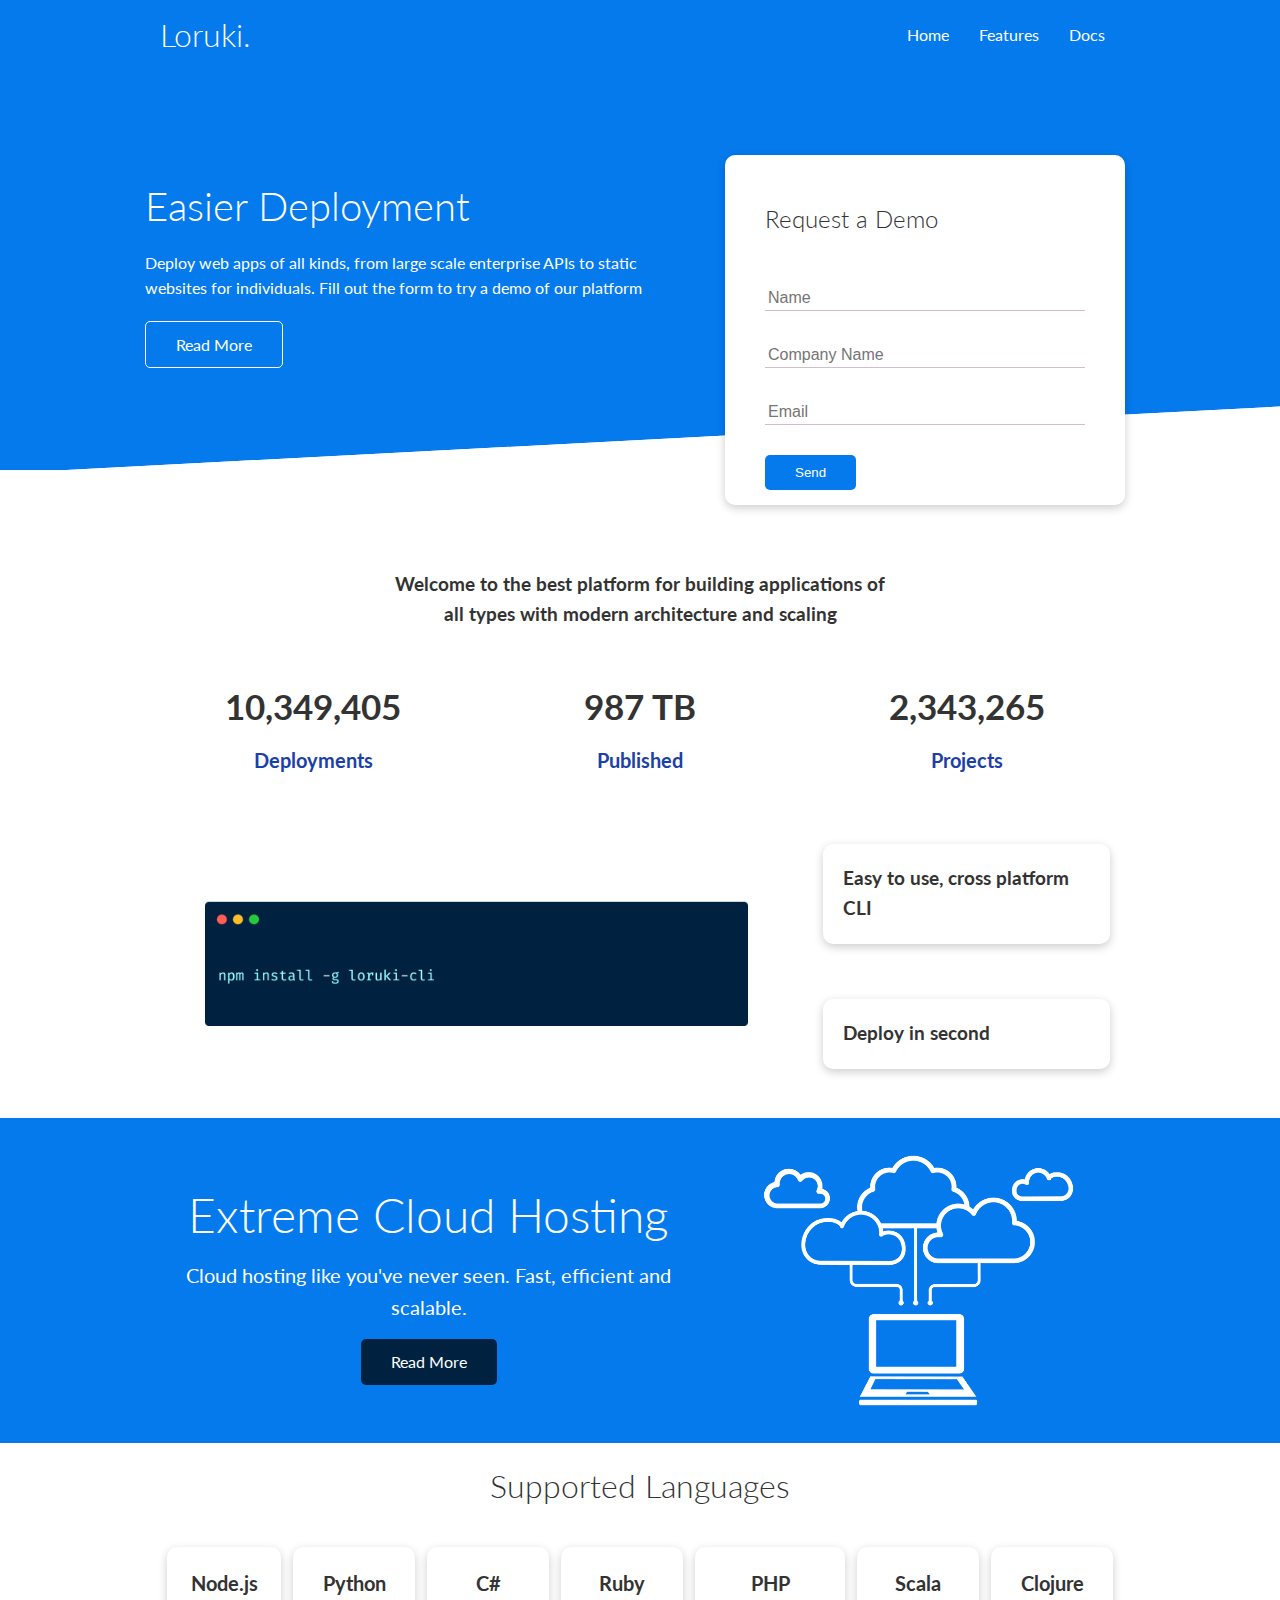
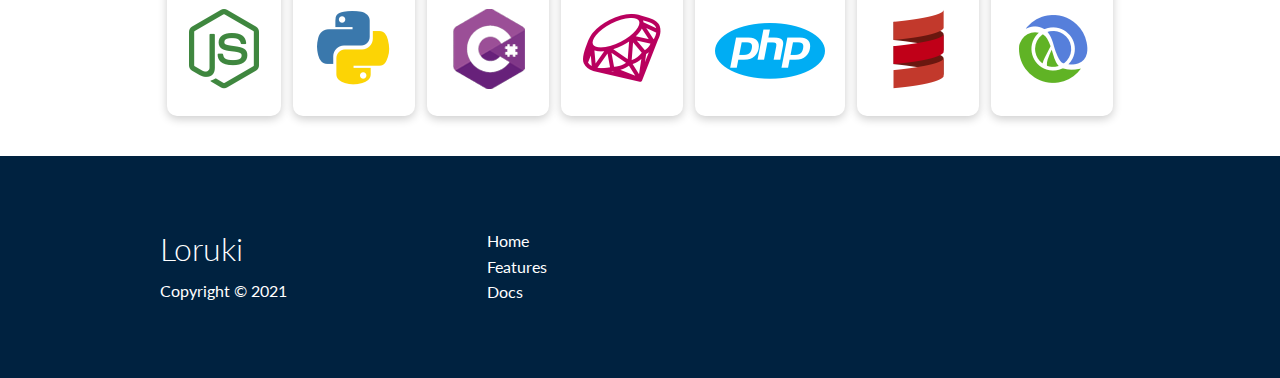
<file: index.html>
<!DOCTYPE html>
<html lang="en">
  <head>
    <meta charset="UTF-8" />
    <meta http-equiv="X-UA-Compatible" content="IE=edge" />
    <meta name="viewport" content="width=device-width, initial-scale=1.0" />
    <title>Loruki | Cloud Hosting For Everyone</title>
    <link rel="stylesheet" href="https://cdnjs.cloudflare.com/ajax/libs/font-awesome/5.15.3/css/all.min.css" integrity="sha512-iBBXm8fW90+nuLcSKlbmrPcLa0OT92xO1BIsZ+ywDWZCvqsWgccV3gFoRBv0z+8dLJgyAHIhR35VZc2oM/gI1w==" crossorigin="anonymous" referrerpolicy="no-referrer" />
    <link rel="stylesheet" href="style/utilities.css" />
    <link rel="stylesheet" href="style/style.css" />
  </head>
  <body>
    <!-- Navbar -->
    <div class="navbar">
        <div class="container flex">
            <h1 class="logo">Loruki.</h1>
            <nav>
                <ul>
                    <li><a href="index.html">Home</a></li>
                    <li><a href="features.html">Features</a></li>
                    <li><a href="docs.html">Docs</a></li>
                </ul>
            </nav>
        </div>
    </div>
    <!-- Showcase -->
    <section class="showcase">
        <div class="container grid">
            <div class="showcase-text">
                <h1>Easier Deployment</h1>
                <p>Deploy web apps of all kinds, from large scale enterprise APIs to static websites for individuals. Fill out the form to try a demo of our platform</p>
                <a href="features.html" class="btn btn-outline">Read More</a>
            </div>
            <div class="showcase-form card">
                <h2>Request a Demo</h2>
                <form name="contact" method="POST" netlify-honeypot="bot-field" data-netlify="true">

                    <input type="hidden" name="form-name" value="contact">
                    <p class="hidden">
                        <label>Don’t fill this out if you’re human: <input name="bot-field" /></label>
                    </p>

                    <div class="form-control">
                        <input type="text" name="name" placeholder="Name" required>
                    </div>
                    
                    <div class="form-control">
                        <input type="text" name="company" placeholder="Company Name" required>
                    </div>

                    <div class="form-control">
                        <input type="email" name="email" placeholder="Email"  required>
                    </div>
                    <input type="submit" value="Send" class="btn btn-primary">
                </form>
            </div>
        </div>
    </section>

    <!-- Stats -->
    <section class="stats">
        <div class="container">
            <h3 class="stats-heading text-center my-1">
                Welcome to the best platform for building applications of all types with modern architecture and scaling
            </h3>
            <div class="grid grid-3 text-center my-4">
                <div>
                    <i class="fas fa-server fa-3x"></i>
                    <h3>10,349,405</h3>
                    <p class="text-secondary">Deployments</p>
                </div>
                <div>
                    <i class="fas fa-upload fa-3x"></i>
                    <h3>987 TB</h3>
                    <p class="text-secondary">Published</p>
                </div>
                <div>
                    <i class="fas fa-project-diagram fa-3x"></i>
                    <h3>2,343,265</h3>
                    <p class="text-secondary">Projects</p>
                </div>
            </div>
        </div>
    </section>

    <!-- Cli -->
    <section class="cli">
        <div class="container grid">
            <img src="images/cli.png" alt="Cli">
            <div class="card">
                <h3>Easy to use, cross platform CLI</h3>
            </div>
            <div class="card">
                <h3>Deploy in second</h3>
            </div>
        </div>
    </section>

    <!-- Cloud -->
    <section class="cloud bg-primary my-2 py-2">
        <div class="container grid">
            <div class="text-center">
                <h2 class="lg">Extreme Cloud Hosting</h2>
                <p class="lead my-1">Cloud hosting like you've never seen.
                    Fast, efficient and scalable.
                </p>
                <a href="features.html" class="btn btn-dark">Read More</a>
            </div>
            <img src="images/cloud.png" alt="Cloud">
        </div>
    </section>

    <!-- Languages -->
    <section class="languages">
        <h2 class="md text-center my-2">
            Supported Languages
        </h2>
        <div class="container flex">
            <div class="card">
                <h4>Node.js</h4>
                <img src="images/logos/node.png" alt="Node.js">
            </div>
            <div class="card">
                <h4>Python</h4>
                <img src="images/logos/python.png" alt="Node.js">
            </div>
            <div class="card">
                <h4>C#</h4>
                <img src="images/logos/csharp.png" alt="Node.js">
            </div>
            <div class="card">
                <h4>Ruby</h4>
                <img src="images/logos/ruby.png" alt="Node.js">
            </div>
            <div class="card">
                <h4>PHP</h4>
                <img src="images/logos/php.png" alt="Node.js">
            </div>
            <div class="card">
                <h4>Scala</h4>
                <img src="images/logos/scala.png" alt="Node.js">
            </div>
            <div class="card">
                <h4>Clojure</h4>
                <img src="images/logos/clojure.png" alt="">
            </div>
        </div>
    </section>

    <!-- Footer -->
    <footer class="footer bg-dark py-5">
        <div class="container grid grid-3">
            <div>
                <h1>Loruki</h1>
                <p>Copyright &copy; 2021</p>
            </div>
            <nav>
                <ul>
                    <li><a href="index.html">Home</a></li>
                    <li><a href="features.html">Features</a></li>
                    <li><a href="docs.html">Docs</a></li>
                </ul>
            </nav>
            <div class="social">
                <a href="#"> <i class="fab fa-github fa-2x"></i></a>
                <a href="#"> <i class="fab fa-facebook fa-2x"></i></a>
                <a href="#"> <i class="fab fa-instagram fa-2x"></i></a>
                <a href="#"> <i class="fab fa-twitter fa-2x"></i></a>
            </div>
        </div>
    </footer>







  </body>
</html>
</file>
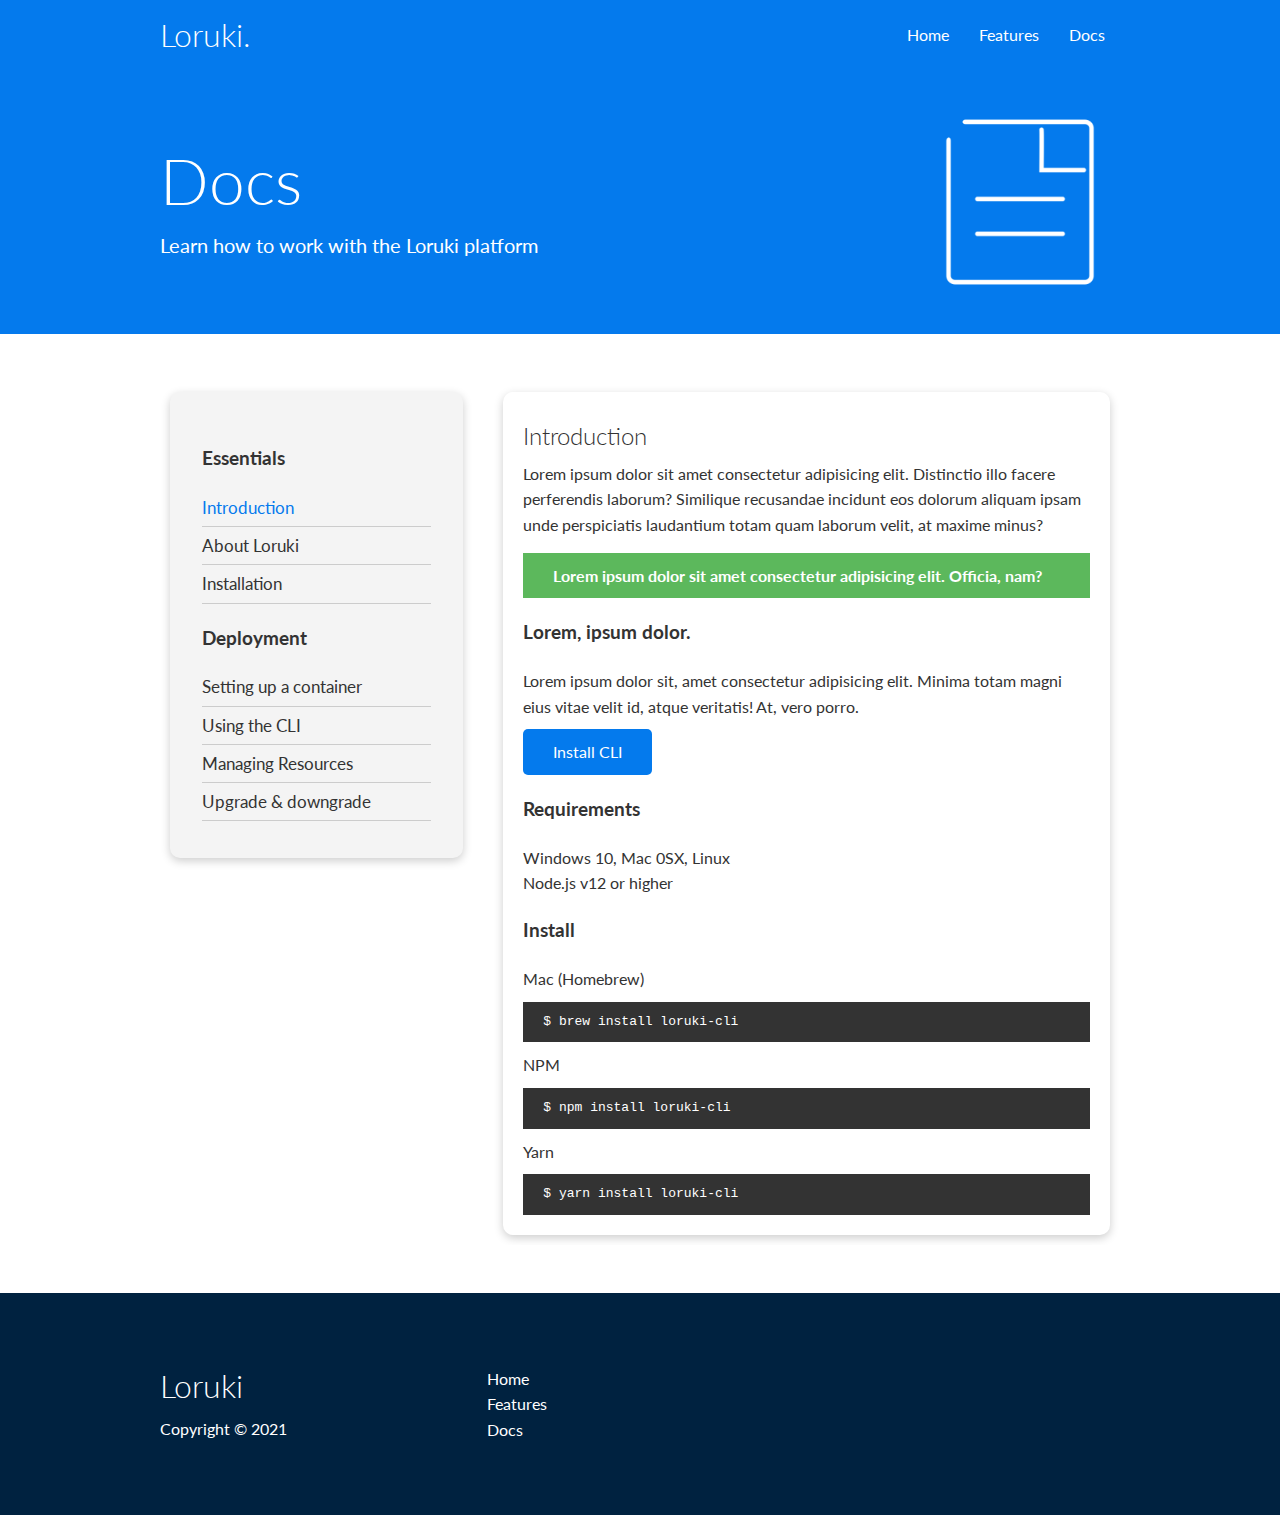
<file: docs.html>
<!DOCTYPE html>
<html lang="en">
  <head>
    <meta charset="UTF-8" />
    <meta http-equiv="X-UA-Compatible" content="IE=edge" />
    <meta name="viewport" content="width=device-width, initial-scale=1.0" />
    <title>Loruki | Cloud Hosting For Everyone</title>
    <link rel="stylesheet" href="https://cdnjs.cloudflare.com/ajax/libs/font-awesome/5.15.3/css/all.min.css" integrity="sha512-iBBXm8fW90+nuLcSKlbmrPcLa0OT92xO1BIsZ+ywDWZCvqsWgccV3gFoRBv0z+8dLJgyAHIhR35VZc2oM/gI1w==" crossorigin="anonymous" referrerpolicy="no-referrer" />
    <link rel="stylesheet" href="style/utilities.css" />
    <link rel="stylesheet" href="style/style.css" />
  </head>
  <body>
    <!-- Navbar -->
    <div class="navbar">
        <div class="container flex">
            <h1 class="logo">Loruki.</h1>
            <nav>
                <ul>
                    <li><a href="index.html">Home</a></li>
                    <li><a href="features.html">Features</a></li>
                    <li><a href="docs.html">Docs</a></li>
                </ul>
            </nav>
        </div>
    </div>

    <!-- Head -->
    <section class="docs-head bg-primary py-3">
        <div class="container grid">
            <div>
                <h1 class="xl">Docs</h1>
                <p class="lead">
                    Learn how to work with the Loruki platform
                </p>
            </div>
            <img src="images/docs.png" alt="">
        </div>
    </section>


    <!-- Docs Main -->
    <section class="docs-main my-4">
        <div class="container grid">
            <div class="card bg-light p-3">
                <h3 class="my-2">Essentials</h3>
                <nav>
                    <ul>
                        <li><a href="#" class="text-primary">Introduction</a></li>
                        <li><a href="#">About Loruki</a></li>
                        <li><a href="#">Installation</a></li>
                    </ul>
                </nav>

                <h3 class="my-2">Deployment</h3>
                <nav>
                    <ul>
                        <li><a href="#">Setting up a container</a></li>
                        <li><a href="#">Using the CLI</a></li>
                        <li><a href="#">Managing Resources</a></li>
                        <li><a href="#">Upgrade & downgrade</a></li>
                    </ul>
                </nav>
            </div>
            <div class="card">
                <h2>Introduction</h2>
                <p>Lorem ipsum dolor sit amet consectetur adipisicing elit. Distinctio illo facere perferendis laborum? Similique recusandae incidunt eos dolorum aliquam ipsam unde perspiciatis laudantium totam quam laborum velit, at maxime minus?</p>
                <div class="alert alert-success">
                    <i class="fas fa-info"></i>Lorem ipsum dolor sit amet consectetur adipisicing elit. Officia, nam?
                </div>
                <h3>Lorem, ipsum dolor.</h3>
                <p>Lorem ipsum dolor sit, amet consectetur adipisicing elit. Minima totam magni eius vitae velit id, atque veritatis! At, vero porro.</p>
                <a href="#" class="btn btn-primary">Install CLI</a>

                <h3>Requirements</h3>
                <ul>
                    <li>Windows 10, Mac 0SX, Linux</li>
                    <li>Node.js v12 or higher</li>
                </ul>
                <h3>Install</h3>

                <p>Mac (Homebrew)</p>
                <pre><code>$ brew install loruki-cli</code></pre>

                <p>NPM</p>
                <pre><code>$ npm install loruki-cli</code></pre>

                <p>Yarn</p>
                <pre><code>$ yarn install loruki-cli</code></pre>
            </div>
        </div>
    </section>







    <!-- Footer -->
    <footer class="footer bg-dark py-5">
        <div class="container grid grid-3">
            <div>
                <h1>Loruki</h1>
                <p>Copyright &copy; 2021</p>
            </div>
            <nav>
                <ul>
                    <li><a href="index.html">Home</a></li>
                    <li><a href="features.html">Features</a></li>
                    <li><a href="docs.html">Docs</a></li>
                </ul>
            </nav>
            <div class="social">
                <a href="#"> <i class="fab fa-github fa-2x"></i></a>
                <a href="#"> <i class="fab fa-facebook fa-2x"></i></a>
                <a href="#"> <i class="fab fa-instagram fa-2x"></i></a>
                <a href="#"> <i class="fab fa-twitter fa-2x"></i></a>
            </div>
        </div>
    </footer>

  </body>
</html>
</file>
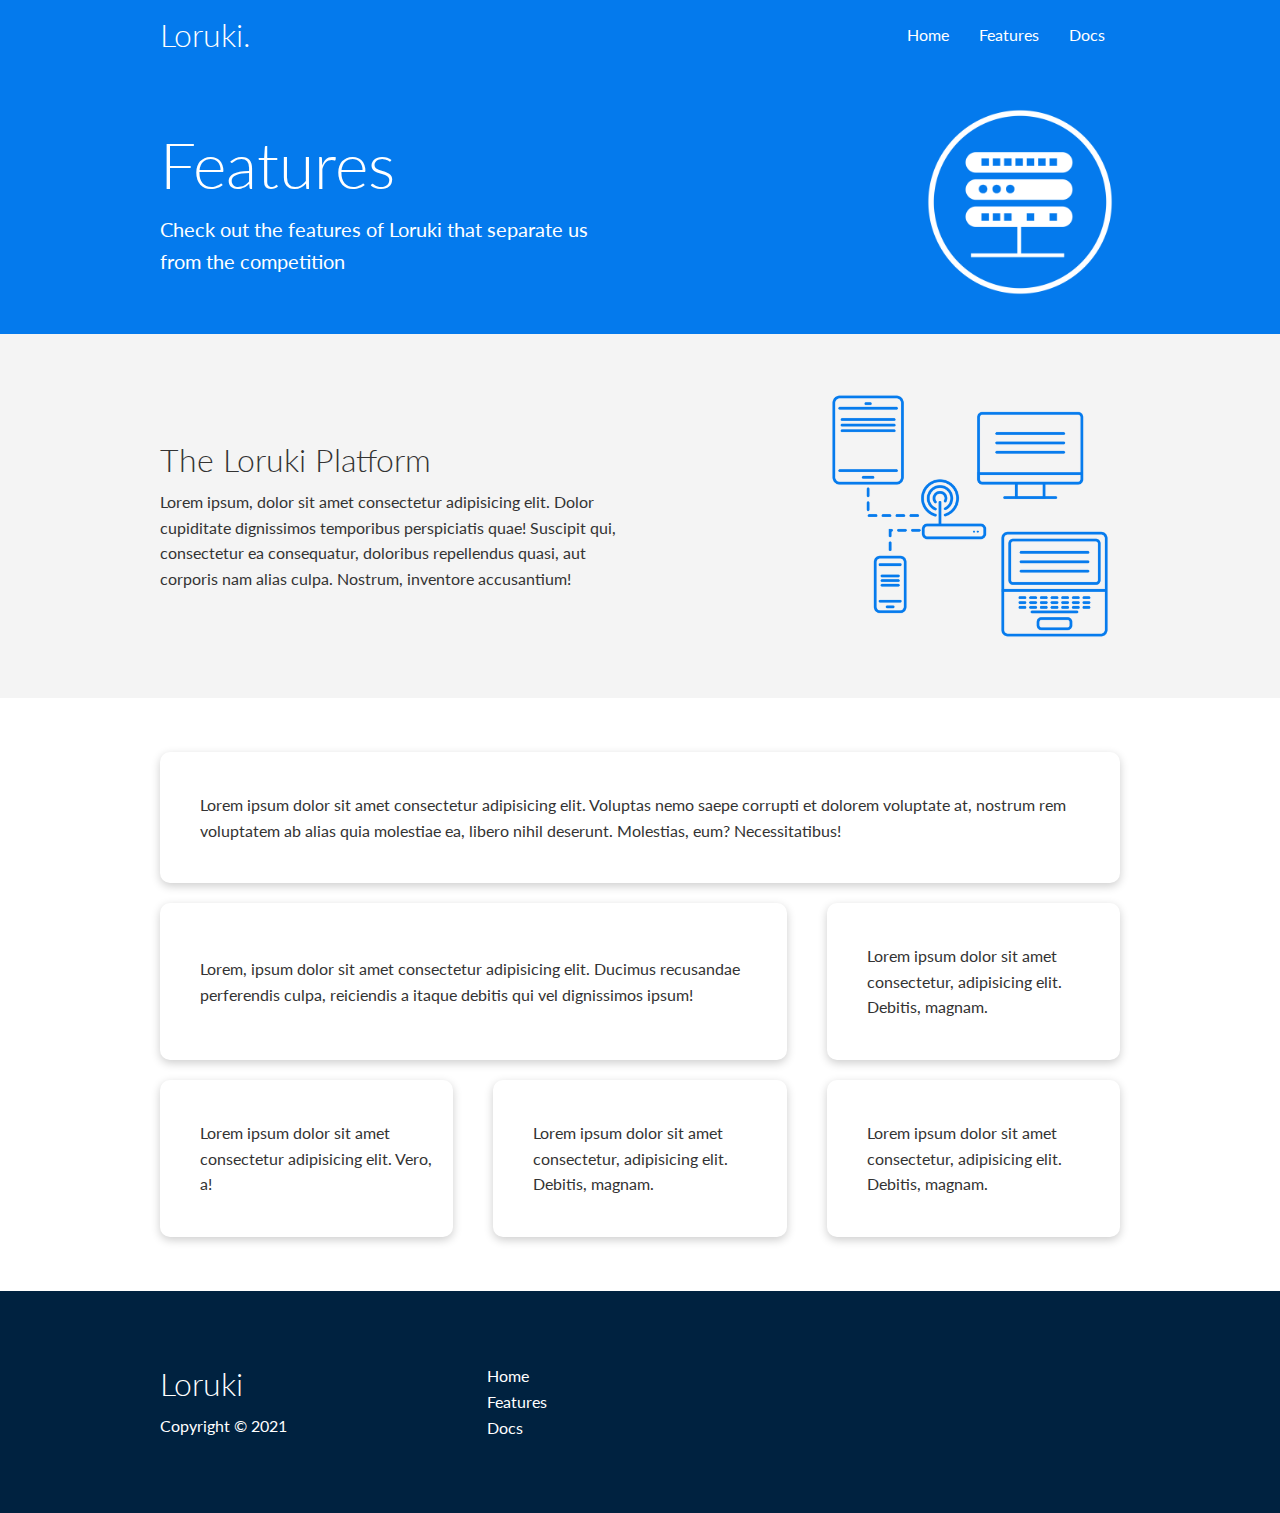
<file: features.html>
<!DOCTYPE html>
<html lang="en">
  <head>
    <meta charset="UTF-8" />
    <meta http-equiv="X-UA-Compatible" content="IE=edge" />
    <meta name="viewport" content="width=device-width, initial-scale=1.0" />
    <title>Loruki | Cloud Hosting For Everyone</title>
    <link rel="stylesheet" href="https://cdnjs.cloudflare.com/ajax/libs/font-awesome/5.15.3/css/all.min.css" integrity="sha512-iBBXm8fW90+nuLcSKlbmrPcLa0OT92xO1BIsZ+ywDWZCvqsWgccV3gFoRBv0z+8dLJgyAHIhR35VZc2oM/gI1w==" crossorigin="anonymous" referrerpolicy="no-referrer" />
    <link rel="stylesheet" href="style/utilities.css" />
    <link rel="stylesheet" href="style/style.css" />
  </head>
  <body>
    <!-- Navbar -->
    <div class="navbar">
        <div class="container flex">
            <h1 class="logo">Loruki.</h1>
            <nav>
                <ul>
                    <li><a href="index.html">Home</a></li>
                    <li><a href="features.html">Features</a></li>
                    <li><a href="docs.html">Docs</a></li>
                </ul>
            </nav>
        </div>
    </div>

    <!-- Head -->
    <section class="features-head bg-primary py-3">
        <div class="container grid">
            <div>
                <h1 class="xl">Features</h1>
                <p class="lead">
                    Check out the features of Loruki that separate us from the competition
                </p>
            </div>
            <img src="images/server.png" alt="">
        </div>
    </section>

    <!-- Sub Head -->
    <section class="features-sub-head bg-light py-3">
        <div class="container grid">
            <div>
                <h1 class="md">The Loruki Platform</h1>
                <p>
                    Lorem ipsum, dolor sit amet consectetur adipisicing elit. Dolor cupiditate dignissimos temporibus perspiciatis quae! Suscipit qui, consectetur ea consequatur, doloribus repellendus quasi, aut corporis nam alias culpa. Nostrum, inventore accusantium!
                </p>
            </div>
            <img src="images/server2.png" alt="">
        </div>
    </section>

    <!-- Features Main -->
    <section class="features-main my-2">
        <div class="container grid grid-3">
            <div class="card flex">
                <i class="fas fa-server fa-3x"></i>
                <p>Lorem ipsum dolor sit amet consectetur adipisicing elit. Voluptas nemo saepe corrupti et dolorem voluptate at, nostrum rem voluptatem ab alias quia molestiae ea, libero nihil deserunt. Molestias, eum? Necessitatibus!</p>
            </div>
            <div class="card flex">
                <i class="fas fa-network-wired fa-3x"></i>
                <p>
                    Lorem, ipsum dolor sit amet consectetur adipisicing elit. Ducimus recusandae perferendis culpa, reiciendis a itaque debitis qui vel dignissimos ipsum!
                </p>
            </div>
            <div class="card flex">
                <i class="fas fa-laptop-code fa-3x"></i>
                <p>Lorem ipsum dolor sit amet consectetur, adipisicing elit. Debitis, magnam.</p>
            </div>
            <div class="card flex">
                <i class="fas fa-database fa-3x"></i>
                <p>Lorem ipsum dolor sit amet consectetur adipisicing elit. Vero, a!</p>
            </div>
            <div class="card flex">
                <i class="fas fa-power-off fa-3x"></i>
                <p>Lorem ipsum dolor sit amet consectetur, adipisicing elit. Debitis, magnam.</p>
            </div>
            <div class="card flex">
                <i class="fas fa-upload fa-3x"></i>
                <p>Lorem ipsum dolor sit amet consectetur, adipisicing elit. Debitis, magnam.</p>
            </div>
        </div>
    </section>








    <!-- Footer -->
    <footer class="footer bg-dark py-5">
        <div class="container grid grid-3">
            <div>
                <h1>Loruki</h1>
                <p>Copyright &copy; 2021</p>
            </div>
            <nav>
                <ul>
                    <li><a href="index.html">Home</a></li>
                    <li><a href="features.html">Features</a></li>
                    <li><a href="docs.html">Docs</a></li>
                </ul>
            </nav>
            <div class="social">
                <a href="#"> <i class="fab fa-github fa-2x"></i></a>
                <a href="#"> <i class="fab fa-facebook fa-2x"></i></a>
                <a href="#"> <i class="fab fa-instagram fa-2x"></i></a>
                <a href="#"> <i class="fab fa-twitter fa-2x"></i></a>
            </div>
        </div>
    </footer>

  </body>
</html>
</file>
<file: style/utilities.css>
.container {
    max-width: 1040px;
    margin: 0 auto;
    overflow: auto;
    padding: 0 40px;
}

.card {
    background-color: #fff;
    color: #333;
    border-radius: 10px;
    box-shadow: 0 3px 10px rgba(0, 0, 0, 0.2);
    padding: 20px;
    margin: 10px;
}

.btn {
    display: inline-block;
    padding: 10px 30px;
    cursor: pointer;
    background-color: var(--primary-color);
    color: #fff;
    border: none;
    border-radius: 5px;
}

.btn:hover {
    transform: scale(0.98);
}

.btn-outline {
    background-color: transparent;
    border: 1px solid #fff;
}

/* ============================= */
/* Backgrounds & Colored buttons*/
/* ============================= */

.bg-primary,
.btn-primary {
    background-color: var(--primary-color);
    color: #fff;
}

.bg-secondary,
.btn-secondary {
    background-color: var(--secondary-color);
    color: #fff;
}

.bg-dark,
.btn-dark {
    background-color: var(--dark-color);
    color: #fff;
}

.bg-light,
.btn-light {
    background-color: var(--light-color);
    color: #333;
}

.bg-primary a,
.btn-primary a,
.bg-secondary a,
.btn-secondary a, 
.bg-dark a,
.btn-dark a {
    color: #fff;
}

/* Text Color */

.text-primary {
    color: var(--primary-color);
}

.text-secondary {
    color: var(--secondary-color);
}

.text-dark {
    color: var(--dark-color);
}

.text-light {
    color: var(--light-color);
}


/* ================== */
/* Text sizes */
/* ================== */

.lead {
    font-size: 20px;
}

.sm {
    font-size: 1rem;
}

.md {
    font-size: 2rem;
}

.lg {
    font-size: 3rem;
}

.xl {
    font-size: 4rem;
}

/* ================== */
/* Alert */
/* ================== */
.alert {
    background-color: var(--light-color);
    padding: 10px 20px;
    font-weight: 700;
    margin: 15px 0;
}

.alert i {
    margin-right: 10px;
}

.alert-success {
    background-color: var(--success-color);
    color: #fff;
}

.alert-error {
    background-color: var(--error-color);
    color: #fff;
}



/* ================== */
/* Text-center */
/* ================== */

.text-center {
    text-align: center;
}

/* ================== */
/* Flex-box */
/* ================== */

.flex {
    display: flex;
    justify-content: center;
    align-items: center;
    height: 100%;
}

/* ================== */
/* Grid Classes */
/* ================== */

.grid {
    display: grid;
    grid-template-columns: repeat(2, 1fr);
    gap: 20px;
    justify-content: center;
    align-items: center;
    height: 100%;
}

.grid-3 {
    grid-template-columns: repeat(3, 1fr);
}

/* ================== */
/* Margin */
/* ================== */

.my-1 {
    margin: 1rem 0;
}

.my-2 {
    margin: 1.5rem 0;
}

.my-3 {
    margin: 2rem 0;
}

.my-4 {
    margin: 3rem 0;
}

.my-5 {
    margin: 4rem 0;
}

.m-1 {
    margin: 1rem;
}

.m-2 {
    margin: 1.5rem;
}

.m-3 {
    margin: 2rem;
}

.m-4 {
    margin: 3rem;
}

.m-5 {
    margin: 4rem;
}

/* ================== */
/* Padding */
/* ================== */

.py-1 {
    padding: 1rem 0;
}

.py-2 {
    padding: 1.5rem 0;
}

.py-3 {
    padding: 2rem 0;
}

.py-4 {
    padding: 3rem 0;
}

.py-5 {
    padding: 4rem 0;
}

.p-1 {
    padding: 1rem;
}

.p-2 {
    padding: 1.5rem;
}

.p-3 {
    padding: 2rem;
}

.p-4 {
    padding: 3rem;
}

.p-5 {
    padding: 4rem;
}
</file>
<file: style/style.css>
@import url('https://fonts.googleapis.com/css2?family=Lato:wght@300&display=swap');

:root {
    --primary-color: #047aed;
    --secondary-color: #1c3fa8;
    --dark-color: #002240;
    --light-color: #f4f4f4;
    --success-color: #5cb85c;
    --error-color: #d9534f;
}

* {
    margin: 0;
    padding: 0;
    box-sizing: border-box;
}

body {
    font-family: 'Lato', sans-serif;
    color: #333;
    line-height: 1.6;
}

ul {
    list-style: none;
}

a {
    text-decoration: none;
    color: #333;
}

h1,h2 {
    font-weight: 300;
    line-height: 1.2;
    margin: 10px 0;
}

p {
    margin: 10px 0;
}

img {
    width: 100%;
}

code,
pre {
    background: #333;
    color: #ffff;
    padding: 10px;
}

.hidden {
    visibility: hidden;
    height: 0;
}

/* Navbar */
.navbar {
    background-color: var(--primary-color);
    color: #fff;
    height: 70px;
}

.navbar ul {
    display: flex;
}

.navbar a {
    color: #fff;
    padding: 10px;
    margin: 0 5px;
}

.navbar a:hover {
    border-bottom: 2px solid #fff;
}

.navbar .flex {
    justify-content: space-between;
}

/* Showcase */

.showcase {
    height: 400px;
    background-color: var(--primary-color);
    color: #fff;
    position: relative;
}

.showcase h1 {
    font-size: 40px;
}

.showcase p {
    margin: 20px 0;
}

.showcase .grid {
    overflow: visible;
    grid-template-columns: 55% 45%;
    gap: 30px;
}

.showcase-text {
    animation: slideInFromLeft 1s ease-in;
}

.showcase-form {
    position: relative;
    top: 60px;
    height: 350px;
    width: 400px;
    padding: 40px;
    justify-self: flex-end;
    z-index: 100;
    animation: slideInFromRight 1s ease-in;
}

.showcase-form .form-control {
    margin: 30px 0;
}

.showcase-form input[type='text'],
.showcase-form input[type='email'] {
    border: 0;
    border-bottom: 1px solid #d4becd;
    width: 100%;
    padding: 3px;
    font-size: 16px;
}

.showcase-form input:focus {
    outline: none;
}

.showcase::before,
.showcase::after {
    content: '';
    position: absolute;
    height: 100px;
    bottom: -70px;
    right: 0;
    left: 0;
    background: #fff;
    transform: skewY(-3deg);
    -webkit-transform: skewY(-3deg);
    -moz-transform: skewY(-3deg);
    -ms-transform: skewY(-3deg);
}

/* Stats */
.stats {
    padding-top: 100px;
    animation: slideInFromBottom 1s ease-in;

}

.stats-heading {
    max-width: 500px;
    margin: auto;
}

.stats .grid h3 {
    font-size: 35px;
}

.stats .grid p {
    font-size: 20px;
    font-weight: 700;
    color: #1c3fa8;
}

/* Cli */

.cli .grid {
    grid-template-columns: repeat(3, 1fr);
    grid-template-rows: repeat(2, 1fr);
}

.cli .grid > *:first-child {
    grid-column: 1 / span 2;
    grid-row: 1 / span 2;
}

/* Cloud */

.cloud .grid {
    grid-template-columns: 4fr 3fr;
}

/* languages */

.languages .flex {
    flex-wrap: wrap;
}

.languages .card {
    text-align: center;
    margin: 18px 6px 40px;
    transition: transform .2s ease-in;
}

.languages .card h4 {
    font-size: 20px;
    margin-bottom: 10px;
}

.languages .card:hover {
    transform: translateY(-17px);

}

/* Features */
.features-head img,
.docs-head img {
    width: 200px;
    justify-self: flex-end;
}

.features-sub-head img {
    width: 300px;
    justify-self: flex-end;
}

.features-main .card > i {
    margin-right: 20px;
}

.features-main .grid {
    padding: 30px;
}

.features-main .grid > *:first-child {
    grid-column: 1 / span 3;
}

.features-main .grid > *:nth-child(2) {
    grid-column: 1 / span 2;
}


/* Docs */
.docs-main h3 {
    margin: 20px 0;
}

.docs-main .grid {
    grid-template-columns: 1fr 2fr;
    align-items: flex-start;
}

.docs-main nav li {
    font-size: 17px;
    padding-bottom: 5px;
    margin-bottom: 5px;
    border-bottom: 1px solid #ccc;
}

.docs-main a:hover {
    font-weight: 700;
}

/* Footer */
.footer .social a {
    margin: 0 10px;
}

/* Animation */

@keyframes slideInFromLeft {
    0% {
        transform: translateX(-100%);
    }

    100% {
        transform: translateX(0);
    }
}

@keyframes slideInFromRight {
    0% {
        transform: translateX(100%);
    }

    100% {
        transform: translateX(0);
    }
}

@keyframes slideInFromTop {
    0% {
        transform: translateY(-100%);
    }

    100% {
        transform: translateX(0);
    }
}

@keyframes slideInFromBottom {
    0% {
        transform: translateY(100%);
    }

    100% {
        transform: translateX(0);
    }
}


/* Tablets and Under */
@media(max-width: 768px) {
    .grid,
    .showcase .grid,
    .stats .grid, 
    .cli .grid,
    .cloud .grid,
    .features-main .grid,
    .docs-main .grid {
        grid-template-columns: 1fr;
        grid-template-rows: 1fr;
    }

    .showcase {
        height: auto;
    }
    
    .showcase-text {
        text-align: center;
        margin-top: 40px;
        animation: slideInFromTop 1s ease-in;
    }

    .showcase-form {
        justify-self: center;
        margin: auto;
        animation: slideInFromBottom 1s ease-in;
    }

    .cli .grid > *:first-child {
        grid-column: 1;
        grid-row: 1;
    }

    .features-head,
    .features-sub-head,
    .docs-head {
        text-align: center;
    }
    
    .features-head img,
    .features-sub-head img,
    .docs-head img {
        justify-self: center;
    }

    .features-main .grid > *:first-child,
    .features-main .grid > *:nth-child(2) {
        grid-column: 1;
    }

}





/* Mobile */
@media(max-width: 500px) {
    .navbar {
        height: 110px;
    }

    .navbar .flex {
        flex-direction: column;
    }

    .navbar ul {
        padding: 10px;
        background-color: rgba(0, 0, 0, 0.1);
    }
}
</file>
